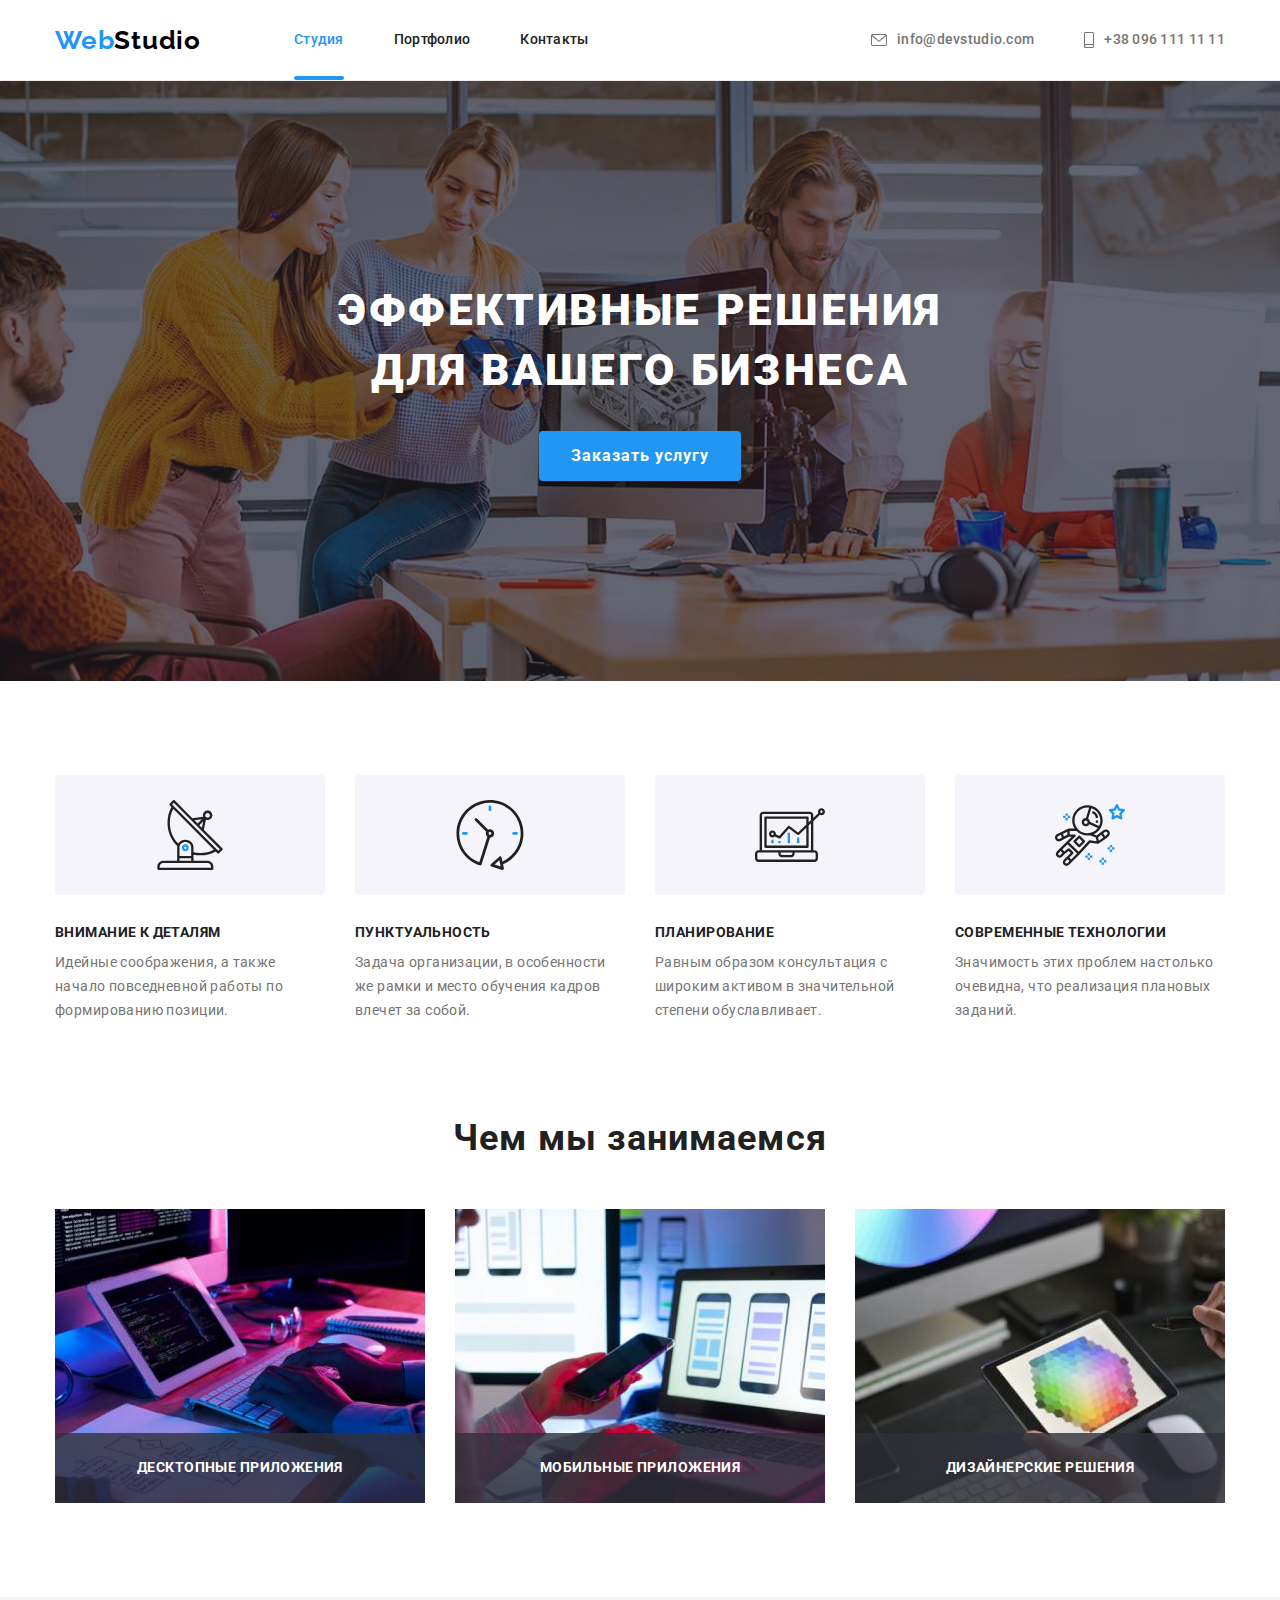
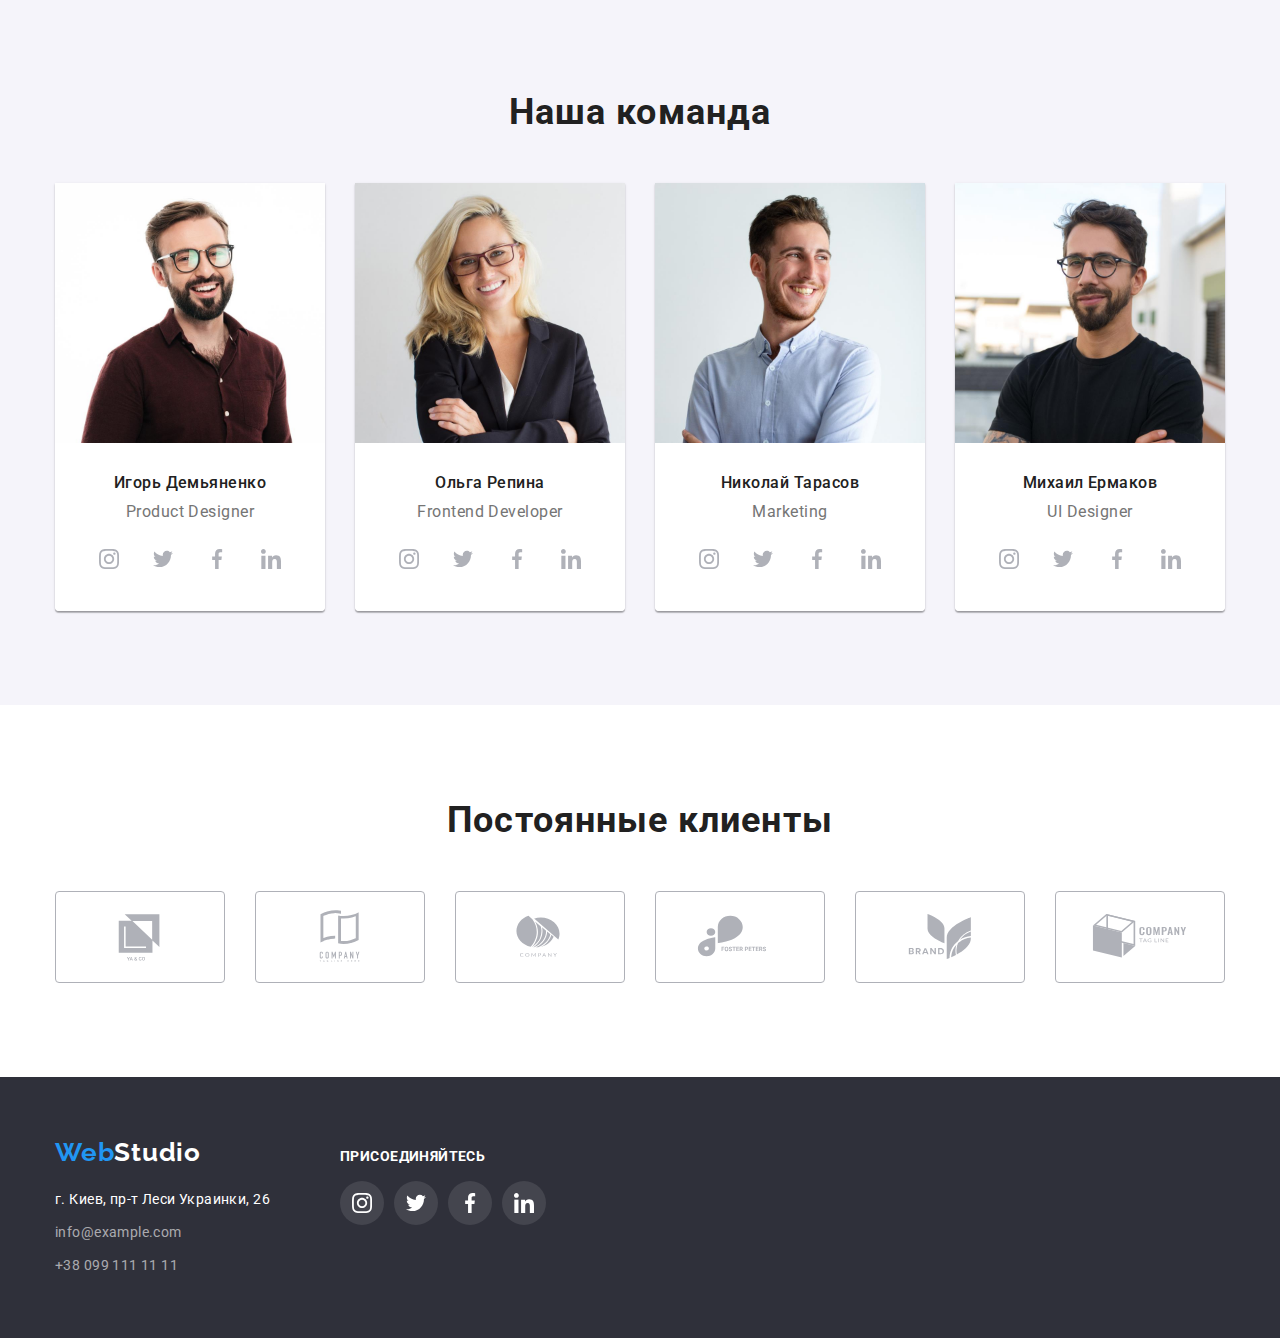
<file: index.html>
<!DOCTYPE html>
<html lang="ru">
<head>
    <meta charset="UTF-8">
    <meta http-equiv="X-UA-Compatible" content="IE=edge">
    <meta name="viewport" content="width=device-width, initial-scale=1.0">
    <title>Студия</title>
    <link rel="preconnect" href="https://fonts.googleapis.com">
    <link rel="preconnect" href="https://fonts.gstatic.com" crossorigin>
    <link href="https://fonts.googleapis.com/css2?family=Raleway:wght@700&family=Roboto:wght@400;500;700;900&display=swap"
        rel="stylesheet">
    <link rel="stylesheet" href="https://cdnjs.cloudflare.com/ajax/libs/modern-normalize/1.1.0/modern-normalize.min.css">
    <link rel="stylesheet" href="./css/styles.css">
</head>
<body>
    <header class="main-header">
        <div class="header-content container">
            <nav class="header-container">
                <a href="./index.html" class="logo link"><span class="accent-logo">Web</span>Studio</a>
                <ul class="nav">
                    <li class="nav-item">
                        <a class="nav-link link current" href="./index.html">Студия</a>
                    </li>
                    <li class="nav-item">
                        <a class="nav-link link" href="./portfolio.html">Портфолио</a>
                    </li>
                    <li class="nav-item">
                        <a class="nav-link link" href="">Контакты</a>
                    </li>
                </ul>
            </nav>
            <ul class="second-address">
                <li class="second-address-item">
                    <a class="second-address-link link" href="mailto:info@devstudio.com">
                        <svg class="social-icon" width="16" height="12">
                            <use href="./images/sprite.svg#icon-envelope"></use>
                        </svg>
                        info@devstudio.com</a>
                </li>
                <li class="second-address-item">
                    <a class="second-address-link link" href="tel:+380961111111">
                        <svg class="social-icon" width="10" height="16">
                            <use href="./images/sprite.svg#icon-smartphone"></use>
                        </svg>
                        +38 096 111 11 11</a>
                </li>
            </ul>
        </div>
    </header>
    <main>
        <!-- Hero  -->
        <section class="hero-section">
            <div class="container">
                <h1 class="hero">Эффективные решения для вашего бизнеса</h1>
                <button class="hero-btn btn" type="button" data-modal-open>Заказать услугу</button>
            </div>
        </section>
        <!-- Секция Наше преимущество -->
        <section class="section benefits-section">
            <div class="container">
                <h2 class="visually-hidden">Наши преимущества</h2>
                <ul class="benefits">
                    <li class="benefits-list">
                        <div class="benefits-icon">
                            <svg width="70" height="70">
                                <use href="./images/sprite.svg#icon-antenna"></use>
                            </svg>
                        </div>
                        <h3 class="benefits-title">Внимание к деталям</h3>
                        <p class="benefits-desc">Идейные соображения, а также начало повседневной работы по формированию позиции.</p>
                    </li>
                    <li class="benefits-list">
                        <div class="benefits-icon">
                            <svg width="70" height="70">
                                <use href="./images/sprite.svg#icon-clock"></use>
                            </svg>
                        </div>
                        <h3 class="benefits-title">Пунктуальность</h3>
                        <p class="benefits-desc">Задача организации, в особенности же рамки и место обучения кадров влечет за собой.</p>
                    </li>
                    <li class="benefits-list">
                        <div class="benefits-icon">
                            <svg width="70" height="70">
                                <use href="./images/sprite.svg#icon-diagram"></use>
                            </svg>
                        </div>
                        <h3 class="benefits-title">Планирование</h3>
                        <p class="benefits-desc">Равным образом консультация с широким активом в значительной степени обуславливает.</p>
                    </li>
                    <li class="benefits-list">
                        <div class="benefits-icon">
                            <svg width="70" height="70">
                                <use href="./images/sprite.svg#icon-astronaut"></use>
                            </svg>
                        </div>
                        <h3 class="benefits-title">Современные технологии</h3>
                        <p class="benefits-desc">Значимость этих проблем настолько очевидна, что реализация плановых заданий.</p>
                    </li>
                </ul>
            </div>
        </section>
        <!-- Секция Чем мы занимаемся -->
        <section class="section activity-section">
            <div class="container">
                <h2 class="activity header">Чем мы занимаемся</h2>
                <ul class="activity-list">
                    <li class="activity-item">
                        <img src="images/what-we-do-1.jpg" alt="Мужчина пишет код" width="370" height="294">
                        <p class="activity-top-text">Десктопные приложения</p>
                    </li>
                    <li class="activity-item">
                        <img src="images/what-we-do-2.jpg" alt="Девушка держит телефон у ноутбука" width="370" height="294">
                        <p class="activity-top-text">Мобильные приложения</p>
                    </li>
                    <li class="activity-item">
                        <img src="images/what-we-do-3.jpg" alt="Человек держит планшет в руках" width="370" height="294">
                        <p class="activity-top-text">Дизайнерские решения</p>
                    </li>
                </ul>
            </div>
        </section>
        <!-- Секция Наша команда -->
        <section class="section our-team">
            <div class="container">
            <h2 class="team header">Наша команда</h2>
            <ul class="team-list">
                <li class="team-item">
                    <img src="images/our-team-1.jpg" alt="Фотография Игоря Демьяненко" width="270" height="260">
                    <div class="member-info">
                        <h3 class="team-member">Игорь Демьяненко</h3>
                        <p class="team-desc" lang="en">Product Designer</p>
                        <ul class="icons-list">
                            <li class="icons-item">
                                <a class="icons-link" href="">
                                    <svg class="icon" width="20" height="20">
                                        <use href="./images/sprite.svg#icon-instagram"></use>
                                    </svg>
                                </a>
                            </li>
                            <li class="icons-item">
                                <a class="icons-link" href="">
                                    <svg class="icon" width="20" height="20">
                                        <use href="./images/sprite.svg#icon-twitter"></use>
                                    </svg>
                                </a>
                            </li>
                            <li class="icons-item">
                                <a class="icons-link" href="">
                                    <svg class="icon" width="20" height="20">
                                        <use href="./images/sprite.svg#icon-facebook"></use>
                                    </svg>
                                </a>
                            </li>
                            <li class="icons-item">
                                <a class="icons-link" href="">
                                    <svg class="icon" width="20" height="20">
                                        <use href="./images/sprite.svg#icon-linkedin"></use>
                                    </svg>
                                </a>
                            </li>
                        </ul>
                    </div>
                </li>
                <li class="team-item">
                    <img src="images/our-team-2.jpg" alt="Фотография Ольги Репиной" width="270" height="260">
                    <div class="member-info">
                        <h3 class="team-member">Ольга Репина</h3>
                        <p class="team-desc" lang="en">Frontend Developer</p>
                        <ul class="icons-list">
                            <li class="icons-item">
                                <a class="icons-link" href="">
                                    <svg class="icon" width="20" height="20">
                                        <use href="./images/sprite.svg#icon-instagram"></use>
                                    </svg>
                                </a>
                            </li>
                            <li class="icons-item">
                                <a class="icons-link" href="">
                                    <svg class="icon" width="20" height="20">
                                        <use href="./images/sprite.svg#icon-twitter"></use>
                                    </svg>
                                </a>
                            </li>
                            <li class="icons-item">
                                <a class="icons-link" href="">
                                    <svg class="icon" width="20" height="20">
                                        <use href="./images/sprite.svg#icon-facebook"></use>
                                    </svg>
                                </a>
                            </li>
                            <li class="icons-item">
                                <a class="icons-link" href="">
                                    <svg class="icon" width="20" height="20">
                                        <use href="./images/sprite.svg#icon-linkedin"></use>
                                    </svg>
                                </a>
                            </li>
                        </ul>
                    </div>
                </li>
                <li class="team-item">
                    <img src="images/our-team-3.jpg" alt="Фотография Николая Тарасова" width="270" height="260">
                    <div class="member-info">
                        <h3 class="team-member">Николай Тарасов</h3>
                        <p class="team-desc" lang="en">Marketing</p>
                        <ul class="icons-list">
                            <li class="icons-item">
                                <a class="icons-link" href="">
                                    <svg class="icon" width="20" height="20">
                                        <use href="./images/sprite.svg#icon-instagram"></use>
                                    </svg>
                                </a>
                            </li>
                            <li class="icons-item">
                                <a class="icons-link" href="">
                                    <svg class="icon" width="20" height="20">
                                        <use href="./images/sprite.svg#icon-twitter"></use>
                                    </svg>
                                </a>
                            </li>
                            <li class="icons-item">
                                <a class="icons-link" href="">
                                    <svg class="icon" width="20" height="20">
                                        <use href="./images/sprite.svg#icon-facebook"></use>
                                    </svg>
                                </a>
                            </li>
                            <li class="icons-item">
                                <a class="icons-link" href="">
                                    <svg class="icon" width="20" height="20">
                                        <use href="./images/sprite.svg#icon-linkedin"></use>
                                    </svg>
                                </a>
                            </li>
                        </ul>
                    </div>
                </li>
                <li class="team-item">
                    <img src="images/our-team-4.jpg" alt="Фотография Михаила Ермакова" width="270" height="260">
                    <div class="member-info">
                        <h3 class="team-member">Михаил Ермаков</h3>
                        <p class="team-desc" lang="en">UI Designer</p>
                        <ul class="icons-list">
                            <li class="icons-item">
                                <a class="icons-link" href="">
                                    <svg class="icon" width="20" height="20">
                                        <use href="./images/sprite.svg#icon-instagram"></use>
                                    </svg>
                                </a>
                            </li>
                            <li class="icons-item">
                                <a class="icons-link" href="">
                                    <svg class="icon" width="20" height="20">
                                        <use href="./images/sprite.svg#icon-twitter"></use>
                                    </svg>
                                </a>
                            </li>
                            <li class="icons-item">
                                <a class="icons-link" href="">
                                    <svg class="icon" width="20" height="20">
                                        <use href="./images/sprite.svg#icon-facebook"></use>
                                    </svg>
                                </a>
                            </li>
                            <li class="icons-item">
                                <a class="icons-link" href="">
                                    <svg class="icon" width="20" height="20">
                                        <use href="./images/sprite.svg#icon-linkedin"></use>
                                    </svg>
                                </a>
                            </li>
                        </ul>
                    </div>
                </li>
            </ul>
            </div>
        </section>
        <!-- Постоянные клиенты -->
        <section class="section">
            <div class="container">
            <h2 class="header clients-header">Постоянные клиенты</h2>
            <ul class="clients-list">
                <li class="clients-item">
                    <a class="clients-link" href="">
                        <svg class="clients-icon" width="106" height="60">
                            <use href="./images/sprite.svg#icon-client-1"></use>
                        </svg>
                    </a>
                </li>
                <li class="clients-item">
                    <a class="clients-link" href="">
                        <svg class="clients-icon" width="106" height="60">
                            <use href="./images/sprite.svg#icon-client-2"></use>
                        </svg>
                    </a>
                </li>
                <li class="clients-item">
                    <a class="clients-link" href="">
                        <svg class="clients-icon" width="106" height="60">
                            <use href="./images/sprite.svg#icon-client-3"></use>
                        </svg>
                    </a>
                </li>
                <li class="clients-item">
                    <a class="clients-link" href="">
                        <svg class="clients-icon" width="106" height="60">
                            <use href="./images/sprite.svg#icon-client-4"></use>
                        </svg>
                    </a>
                </li>
                <li class="clients-item">
                    <a class="clients-link" href="">
                        <svg class="clients-icon" width="106" height="60">
                            <use href="./images/sprite.svg#icon-client-5"></use>
                        </svg>
                    </a>
                </li>
                <li class="clients-item">
                    <a class="clients-link" href="">
                        <svg class="clients-icon" width="106" height="60">
                            <use href="./images/sprite.svg#icon-client-6"></use>
                        </svg>
                    </a>
                </li>
            </ul>
            </div>
        </section>
    </main>
    <footer>
        <div class="container footer-container">
            <div class="footer-address">
            <a href="index.html" class="logo logo-footer link"><span class="accent-logo">Web</span>Studio</a>
            <address>
                <ul class="main-address">
                    <li class="main-address-item">
                        <a class="main-address-link link"
                            href="https://www.google.com/maps/place/Lesi+Ukrainky+Blvd,+26,+Kyiv,+02000/@50.4265807,30.5383858,17z/data=!4m5!3m4!1s0x40d4cf0e033ecbe9:0x57a4dffefec77da0!8m2!3d50.4265807!4d30.5383858">г.
                            Киев, пр-т Леси Украинки, 26</a>
                    </li>
                    <li class="main-address-item">
                        <a class="main-address-link link address-specialty" href="mailto:info@example.com">info@example.com</a>
                    </li>
                    <li class="main-address-item">
                        <a class="main-address-link link address-specialty" href="tel:+380991111111">+38 099 111 11 11</a>
                    </li>
                </ul>

            </address>
            </div>
            <div class="footer-social">
        <span class="footer-join">присоединяйтесь</span>
        <ul class="icons-list">
            <li class="icons-item">
                <a class="icons-link footer" href="">
                    <svg class="icon footer" width="20" height="20">
                        <use href="./images/sprite.svg#icon-instagram"></use>
                    </svg>
                </a>
            </li>
            <li class="icons-item">
                <a class="icons-link footer" href="">
                    <svg class="icon footer" width="20" height="20">
                        <use href="./images/sprite.svg#icon-twitter"></use>
                    </svg>
                </a>
            </li>
            <li class="icons-item">
                <a class="icons-link footer" href="">
                    <svg class="icon footer" width="20" height="20">
                        <use href="./images/sprite.svg#icon-facebook"></use>
                    </svg>
                </a>
            </li>
            <li class="icons-item">
                <a class="icons-link footer" href="">
                    <svg class="icon footer" width="20" height="20">
                        <use href="./images/sprite.svg#icon-linkedin"></use>
                    </svg>
                </a>
            </li>
        </ul>
            </div>
        </div>
        
    </footer>
    <div class="backdrop is-hidden" data-modal>
        <div class="modal">
            <button type="button" class="close-btn" data-modal-close>
                <svg  width="11" height="11">
                    <use href="./images/sprite.svg#icon-close"></use>
                </svg>
            </button>
        </div>
    </div>
    <script src="./js/modal.js"></script>
</body>
</html>
</file>
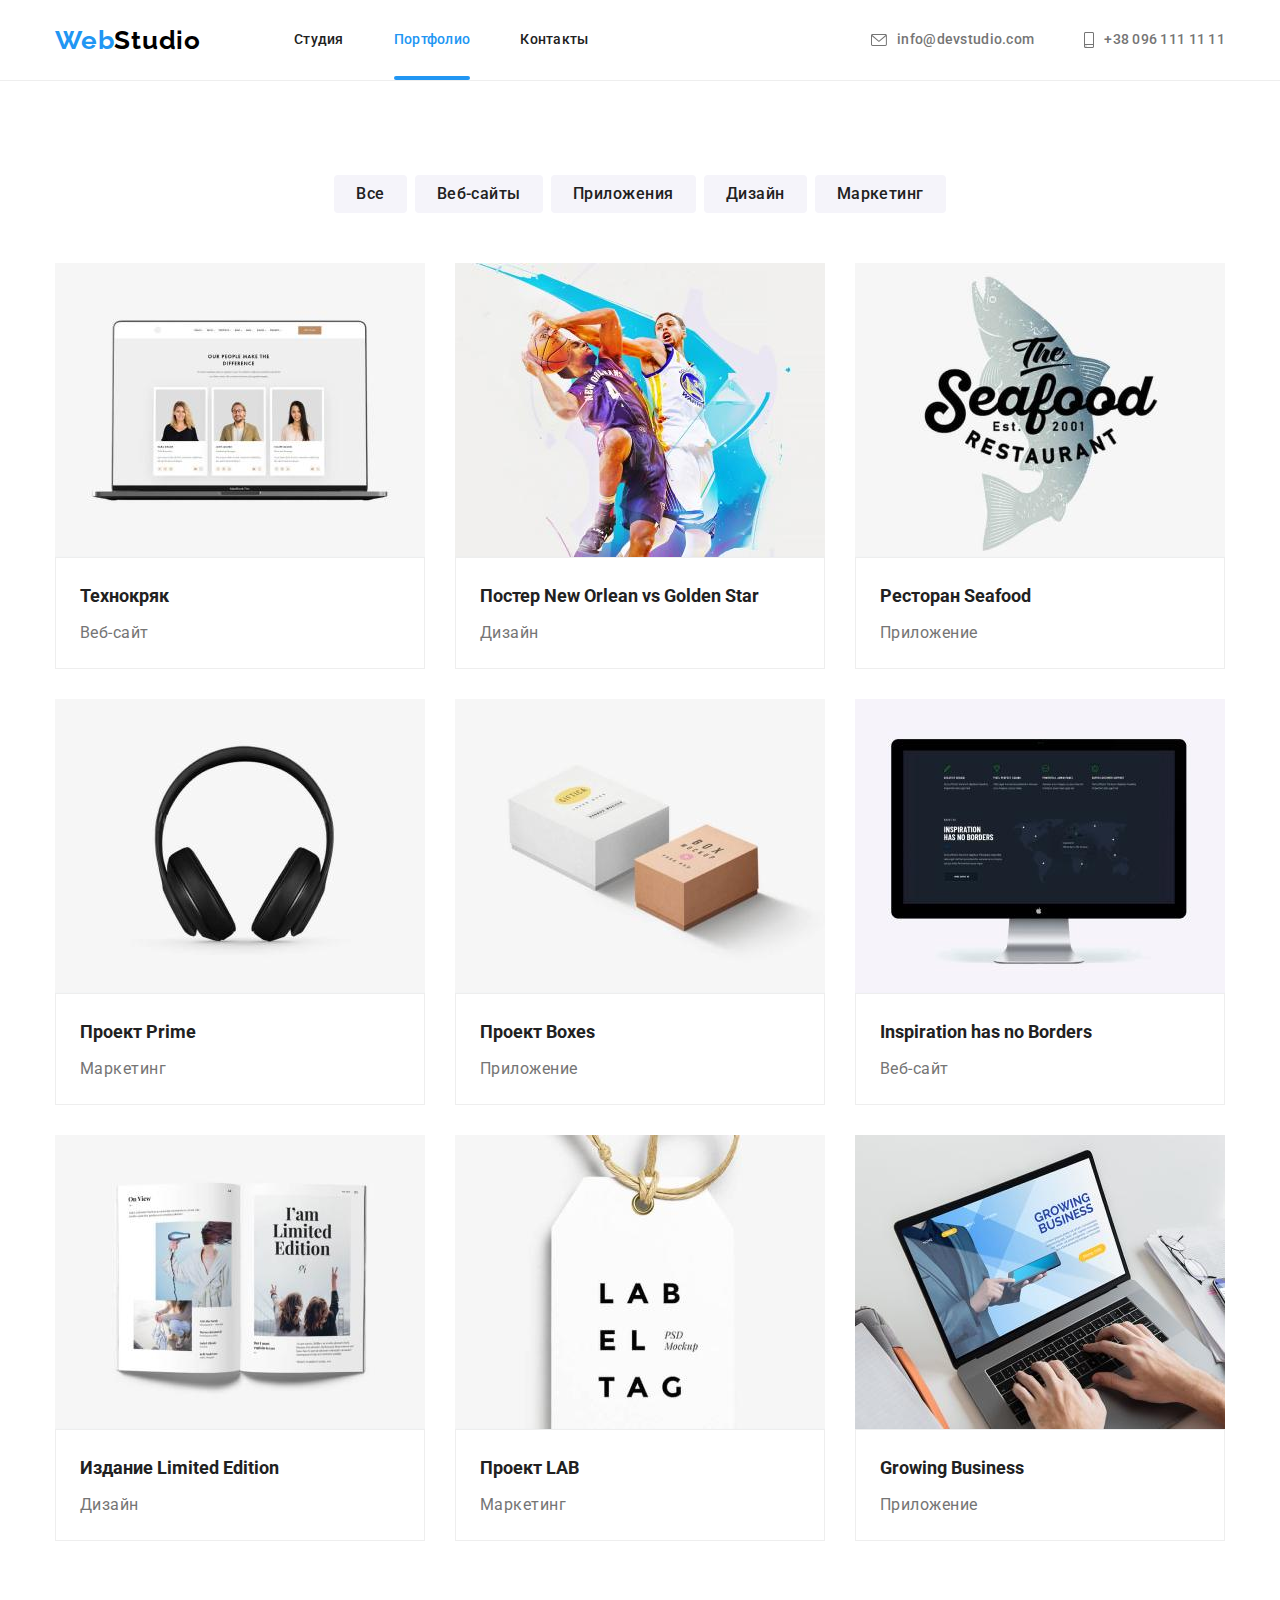
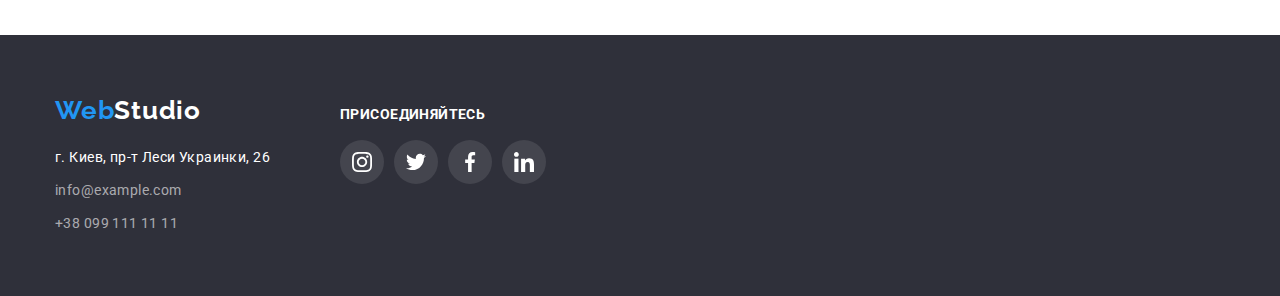
<file: portfolio.html>
<!DOCTYPE html>
<html lang="ru">

<head>
    <meta charset="UTF-8">
    <meta http-equiv="X-UA-Compatible" content="IE=edge">
    <meta name="viewport" content="width=device-width, initial-scale=1.0">
    <title>Портфолио</title>
    <link rel="preconnect" href="https://fonts.googleapis.com">
    <link rel="preconnect" href="https://fonts.gstatic.com" crossorigin>
    <link
        href="https://fonts.googleapis.com/css2?family=Raleway:wght@700&family=Roboto:wght@400;500;700;900&display=swap"
        rel="stylesheet">
    <link rel="stylesheet" href="https://cdnjs.cloudflare.com/ajax/libs/modern-normalize/1.1.0/modern-normalize.min.css">
    <link rel="stylesheet" href="./css/styles.css">
</head>
<body>
    <header class="main-header">
        <div class="header-content container">
            <nav class="header-container">
                <a href="./index.html" class="logo link"><span class="accent-logo">Web</span>Studio</a>
                <ul class="nav">
                    <li class="nav-item">
                        <a class="nav-link link" href="./index.html">Студия</a>
                    </li>
                    <li class="nav-item">
                        <a class="nav-link link current" href="./portfolio.html">Портфолио</a>
                    </li>
                    <li class="nav-item">
                        <a class="nav-link link" href="">Контакты</a>
                    </li>
                </ul>
            </nav>
            <ul class="second-address">
                <li class="second-address-item">
                    <a class="second-address-link link" href="mailto:info@devstudio.com">
                        <svg class="social-icon" width="16" height="12">
                            <use href="./images/sprite.svg#icon-envelope"></use>
                        </svg>
                        info@devstudio.com</a>
                </li>
                <li class="second-address-item">
                    <a class="second-address-link link" href="tel:+380961111111">
                        <svg class="social-icon" width="10" height="16">
                            <use href="./images/sprite.svg#icon-smartphone"></use>
                        </svg>
                        +38 096 111 11 11</a>
                </li>
            </ul>
        </div>
    </header>
    <main>
        <!-- Portfolio -->
<section class="section portfolio-section">
    <div class="container">
    <h1 class="visually-hidden">Портфолио работ</h1>
        <ul class="portfolio-list">
            <li class="portfolio-item">
                <button class="portfolio-btn btn" type="button">Все</button>
            </li>
            <li class="portfolio-item">
                <button class="portfolio-btn btn" type="button">Веб-сайты</button>
            </li>
            <li class="portfolio-item">
                <button class="portfolio-btn btn" type="button">Приложения</button>
            </li>
            <li class="portfolio-item">
                <button class="portfolio-btn btn" type="button">Дизайн</button>
            </li>
            <li class="portfolio-item">
                <button class="portfolio-btn btn" type="button">Маркетинг</button>
            </li>
        </ul>
        <ul class="project-list">
            <li class="project-card">
                <a class="link project-link" href="">
                    <div class="project-top-wrapper">
                        <img class="project-img" src="./images/portfolio-1.jpg" alt="Изображение трех человек на экране ноутбука" width="370"
                            height="294">
                        <p class="project-top-text">Технокряк это современная площадка распространения коронавируса. Компании используют эту
                            платформу для цифрового шпионажа и атак на защищённые сервера конкурентов.</p>
                    </div>
                        <div class="card-content">
                            <h2 class="project-header">Технокряк</h2>
                            <p class="project-desc">Веб-сайт</p>
                        </div>
                </a>
            </li>
            <li class="project-card">
                <a class="link project-link" href="">
                    <div class="project-top-wrapper">
                    <img class="project-img" src="./images/portfolio-2.jpg" alt="Двое парней играют в баскетбол" width="370"
                        height="294">
                        <p class="project-top-text">Технокряк это современная площадка распространения коронавируса. Компании используют эту платформу для цифрового шпионажа и атак на защищённые сервера конкурентов.</p>
                        </div>
                        <div class="card-content">
                            <h2 class="project-header">Постер <span lang="en">New Orlean vs Golden Star</span></h2>
                            <p class="project-desc">Дизайн</p>
                        </div>
                </a>
            </li>
            <li class="project-card">
                <a class="link project-link" href="">
                    <div class="project-top-wrapper">
                    <img class="project-img" src="./images/portfolio-3.jpg" alt="Эмблема ресторана и на заднем фоне рыба"
                        width="370" height="294">
                        <p class="project-top-text">Технокряк это современная площадка распространения коронавируса. Компании используют эту платформу для цифрового шпионажа и атак на защищённые сервера конкурентов.</p>
                        </div>
                        <div class="card-content">
                            <h2 class="project-header">Ресторан <span lang="en">Seafood</span></h2>
                            <p class="project-desc">Приложение</p>
                        </div>
                </a>
            </li>
            <li class="project-card">
                <a class="link project-link" href="">
                    <div class="project-top-wrapper">
                    <img class="project-img" src="./images/portfolio-4.jpg" alt="Наушники" width="370" height="294">
                    <p class="project-top-text">Технокряк это современная площадка распространения коронавируса. Компании используют эту платформу для цифрового шпионажа и атак на защищённые сервера конкурентов.</p>
                    </div>
                    <div class="card-content">
                        <h2 class="project-header">Проект <span lang="en">Prime</span></h2>
                        <p class="project-desc">Маркетинг</p>
                    </div>
                </a>
            </li>
            <li class="project-card">
                <a class="link project-link" href="">
                    <div class="project-top-wrapper">
                    <img class="project-img" src="./images/portfolio-5.jpg" alt="Белая и коричневая коробки" width="370"
                        height="294">
                        <p class="project-top-text">Технокряк это современная площадка распространения коронавируса. Компании используют эту платформу для цифрового шпионажа и атак на защищённые сервера конкурентов.</p>
                        </div>
                       <div class="card-content">
                           <h2 class="project-header">Проект <span lang="en">Boxes</span></h2>
                           <p class="project-desc">Приложение</p>
                       </div>
                </a>
            </li>
            <li class="project-card">
                <a class="link project-link" href="">
                    <div class="project-top-wrapper">
                    <img class="project-img" src="./images/portfolio-6.jpg" alt="Экран компьютера" width="370" height="294">
                    <p class="project-top-text">Технокряк это современная площадка распространения коронавируса. Компании используют эту платформу для цифрового шпионажа и атак на защищённые сервера конкурентов.</p>
                    </div>
                    <div class="card-content">
                        <h2 class="project-header" lang="en">Inspiration has no Borders</h2>
                        <p class="project-desc">Веб-сайт</p>
                    </div>
                </a>
            </li>
            <li class="project-card">
                <a class="link project-link" href="">
                    <div class="project-top-wrapper">
                    <img class="project-img" src="./images/portfolio-7.jpg" alt="Открытый журнал" width="370" height="294">
                    <p class="project-top-text">Технокряк это современная площадка распространения коронавируса. Компании используют эту платформу для цифрового шпионажа и атак на защищённые сервера конкурентов.</p>
                    </div>
                    <div class="card-content">
                        <h2 class="project-header">Издание <span lang="en">Limited Edition</span></h2>
                        <p class="project-desc">Дизайн</p>
                    </div>
                </a>
            </li>
            <li class="project-card">
                <a class="link project-link" href="">
                    <div class="project-top-wrapper">
                    <img class="project-img" src="./images/portfolio-8.jpg" alt="Белая этикетка с черной надписью на ней"
                        width="370" height="294">
                        <p class="project-top-text">Технокряк это современная площадка распространения коронавируса. Компании используют эту платформу для цифрового шпионажа и атак на защищённые сервера конкурентов.</p>
                        </div>
                        <div class="card-content">
                            <h2 class="project-header">Проект <span lang="en">LAB</span></h2>
                            <p class="project-desc">Маркетинг</p>
                        </div>
                </a>
            </li>
            <li class="project-card">
                <a class="link project-link" href="">
                    <div class="project-top-wrapper">
                    <img class="project-img" src="./images/portfolio-9.jpg" alt="Руки мужчины, который работает за ноутбуком"
                        width="370" height="294">
                        <p class="project-top-text">Технокряк это современная площадка распространения коронавируса. Компании используют эту платформу для цифрового шпионажа и атак на защищённые сервера конкурентов.</p>
                        </div>
                        <div class="card-content">
                            <h2 class="project-header" lang="en">Growing Business</h2>
                            <p class="project-desc">Приложение</p>
                        </div>
                </a>
            </li>
        </ul>
    </div>
</section>
    </main>
    <footer>
        <div class="container footer-container">
            <div class="footer-address">
                <a href="index.html" class="logo logo-footer link"><span class="accent-logo">Web</span>Studio</a>
                <address>
                    <ul class="main-address">
                        <li class="main-address-item">
                            <a class="main-address-link link"
                                href="https://www.google.com/maps/place/Lesi+Ukrainky+Blvd,+26,+Kyiv,+02000/@50.4265807,30.5383858,17z/data=!4m5!3m4!1s0x40d4cf0e033ecbe9:0x57a4dffefec77da0!8m2!3d50.4265807!4d30.5383858">г.
                                Киев, пр-т Леси Украинки, 26</a>
                        </li>
                        <li class="main-address-item">
                            <a class="main-address-link link address-specialty"
                                href="mailto:info@example.com">info@example.com</a>
                        </li>
                        <li class="main-address-item">
                            <a class="main-address-link link address-specialty" href="tel:+380991111111">+38 099 111 11
                                11</a>
                        </li>
                    </ul>
    
                </address>
            </div>
            <div class="footer-social">
                <span class="footer-join">присоединяйтесь</span>
                <ul class="icons-list">
                    <li class="icons-item">
                        <a class="icons-link footer" href="">
                            <svg class="icon footer" width="20" height="20">
                                <use href="./images/sprite.svg#icon-instagram"></use>
                            </svg>
                        </a>
                    </li>
                    <li class="icons-item">
                        <a class="icons-link footer" href="">
                            <svg class="icon footer" width="20" height="20">
                                <use href="./images/sprite.svg#icon-twitter"></use>
                            </svg>
                        </a>
                    </li>
                    <li class="icons-item">
                        <a class="icons-link footer" href="">
                            <svg class="icon footer" width="20" height="20">
                                <use href="./images/sprite.svg#icon-facebook"></use>
                            </svg>
                        </a>
                    </li>
                    <li class="icons-item">
                        <a class="icons-link footer" href="">
                            <svg class="icon footer" width="20" height="20">
                                <use href="./images/sprite.svg#icon-linkedin"></use>
                            </svg>
                        </a>
                    </li>
                </ul>
            </div>
        </div>
    
    </footer>
    
    </body>
    
    </html>
</file>
<file: css/styles.css>
:root {
  --main-text-color: #212121;
  --second-text-color: #757575;
  --third-text-color: #ffffff;
  --accent-color: #2196f3;
  --second-background-color: #2f303a;
  --third-background-color: #f5f4fa;
  --card-set-gap: 30px;
}

body {
  font-family: 'Roboto', sans-serif;
  color: #212121;
  background-color: #ffffff;
}

h1,
h2,
h3,
h4,
h5,
h6,
p,
ul {
  margin: 0;
  padding: 0;
}

ul {
  list-style: none;
}

img {
  display: block;
  max-width: 100%;
  height: auto;
}

.container {
  width: 1200px;
  padding-left: 15px;
  padding-right: 15px;
  margin: 0 auto;
}

.link {
  text-decoration: none;
  color: inherit;
}

.visually-hidden {
  position: absolute;
  width: 1px;
  height: 1px;
  margin: -1px;
  padding: 0;
  overflow: hidden;
  border: 0;
  clip: rect(0 0 0 0);
}

.btn {
  color: var(--main-text-color);
  background-color: var(--third-background-color);
  border: none;
  cursor: pointer;
  transition: background-color 250ms cubic-bezier(0.4, 0, 0.2, 1),
    color 250ms cubic-bezier(0.4, 0, 0.2, 1),
    box-shadow 250ms cubic-bezier(0.4, 0, 0.2, 1);
}

/* Header */

.logo {
  font-family: 'Raleway';
  font-weight: 700;
  font-size: 26px;
  line-height: 1.19;
  letter-spacing: 0.03em;
  color: #000000;
  margin-right: 93px;
}

.accent-logo {
  color: var(--accent-color);
}

.nav-link {
  display: block;
  font-weight: 500;
  font-size: 14px;
  line-height: 1.14;
  letter-spacing: 0.02em;
  color: var(--main-text-color);
  padding-top: 32px;
  padding-bottom: 32px;
  transition: color 250ms cubic-bezier(0.4, 0, 0.2, 1);
}

.nav-item:not(:last-child) {
  margin-right: 50px;
}

.second-address-item:not(:last-child) {
  margin-right: 50px;
}

.second-address-item {
  display: flex;
  align-items: center;
}

.nav-link:hover,
.nav-link:focus,
.second-address-link:hover,
.second-address-link:focus {
  color: var(--accent-color);
}

.second-address-link {
  font-weight: 500;
  font-size: 14px;
  line-height: 1.14;
  letter-spacing: 0.02em;
  color: var(--second-text-color);
  padding-top: 32px;
  padding-bottom: 32px;
  display: flex;
  align-items: center;
  justify-content: center;
  width: 100%;
  height: 100%;
  transition: color 250ms cubic-bezier(0.4, 0, 0.2, 1);
}

.social-icon {
  fill: currentColor;
  margin-right: 10px;
  transition: fill 250ms cubic-bezier(0.4, 0, 0.2, 1);
}

.social-icon:hover {
  fill: var(--accent-color);
}

.nav {
  display: flex;
}

.header-container {
  display: flex;
  align-items: center;
}

.second-address {
  display: flex;
  margin-left: auto;
}

.header-content {
  display: flex;
  align-items: center;
}

.main-header {
  border-bottom: 1px solid #eeeeee;
}

section {
  padding: 94px 0;
}

footer {
  background-color: var(--second-background-color);
  padding-top: 60px;
  padding-bottom: 60px;
}

.current {
  color: var(--accent-color);
}

.nav-item {
  position: relative;
}

.current::after {
  content: '';
  position: absolute;
  width: 100%;
  height: 4px;
  background-color: var(--accent-color);
  border-radius: 2px;
  display: block;
  bottom: 0;
  left: 0;
}

/* Hero */

.hero {
  font-weight: 900;
  font-size: 44px;
  line-height: 1.36;
  letter-spacing: 0.06em;
  text-transform: uppercase;
  text-align: center;
  color: var(--third-text-color);
  width: 696px;
  margin-bottom: 30px;
  margin-left: auto;
  margin-right: auto;
}

.hero-section {
  text-align: center;
  background-color: #c4c4c4;
  background-image: linear-gradient(
      rgba(47, 48, 58, 0.4),
      rgba(47, 48, 58, 0.4)
    ),
    url(../images/hero-bg.jpg);
  background-repeat: no-repeat;
  background-position: center;
  background-size: cover;
  max-width: 1600px;
  margin: 0 auto;
  padding-top: 200px;
  padding-bottom: 200px;
}

.hero-btn {
  font-family: inherit;
  font-weight: 700;
  font-size: 16px;
  line-height: 1.88;
  letter-spacing: 0.06em;
  border-radius: 4px;
  box-shadow: 0px 4px 4px rgba(0, 0, 0, 0.15);
  padding-top: 10px;
  padding-bottom: 10px;
  padding-left: 32px;
  padding-right: 32px;
  color: var(--third-text-color);
  background-color: var(--accent-color);
}

.btn:hover,
.btn:focus {
  background-color: var(--accent-color);
  color: var(--third-text-color);
  box-shadow: 0px 3px 1px rgba(0, 0, 0, 0.1), 0px 1px 2px rgba(0, 0, 0, 0.08),
    0px 2px 2px rgba(0, 0, 0, 0.12);
}

/* Benefits */

.benefits {
  display: flex;
}

.benefits-list:not(:last-child) {
  margin-right: 30px;
}

.benefits-list {
  width: 270px;
}

.benefits-icon {
  display: flex;
  align-items: center;
  justify-content: center;
  width: 270px;
  height: 120px;
  border-radius: 4px;
  margin-bottom: 30px;
  background-color: var(--third-background-color);
}

.benefits-title {
  font-size: 14px;
  line-height: 1.14;
  text-align: left;
  letter-spacing: 0.03em;
  text-transform: uppercase;
  margin-bottom: 10px;
}

.benefits-desc {
  font-size: 14px;
  line-height: 1.71;
  text-align: left;
  letter-spacing: 0.03em;
  color: var(--second-text-color);
}

/* What we do */

.activity-list {
  display: flex;
}

.activity-item:not(:last-child) {
  margin-right: 30px;
}

.activity-section {
  padding-top: 0;
}

.activity,
.team {
  margin-bottom: 50px;
}

.header {
  font-size: 36px;
  line-height: 1.17;
  text-align: center;
  letter-spacing: 0.03em;
}

.activity-item {
  position: relative;
}

.activity-top-text {
  font-style: normal;
  font-weight: bold;
  font-size: 14px;
  line-height: 1.14;
  text-align: center;
  letter-spacing: 0.03em;
  text-transform: uppercase;
  color: var(--third-text-color);
  background-color: rgba(47, 48, 58, 0.8);
  width: 100%;
  padding-top: 27px;
  padding-bottom: 27px;
  position: absolute;
  bottom: 0;
  left: 0;
}

/* Our team */

.team-list {
  display: flex;
}

.team-item {
  overflow: hidden;
  border-radius: 0px 0px 4px 4px;
  box-shadow: 0px 1px 3px rgba(0, 0, 0, 0.12), 0px 1px 1px rgba(0, 0, 0, 0.14),
    0px 2px 1px rgba(0, 0, 0, 0.2);
}

.team-item:not(:last-child) {
  margin-right: 30px;
}

.our-team {
  background-color: var(--third-background-color);
}

.member-info {
  padding-top: 30px;
  padding-bottom: 30px;
  background-color: var(--third-text-color);
  text-align: center;
}

.team-member {
  font-weight: 500;
  font-size: 16px;
  line-height: 1.19;
  letter-spacing: 0.03em;
  margin-bottom: 10px;
}

.team-desc {
  font-size: 16px;
  line-height: 1.19;
  letter-spacing: 0.03em;
  color: var(--second-text-color);
}

.icons-list {
  display: flex;
  justify-content: center;
  align-items: center;
  margin-top: 16px;
}

.icons-item:not(:last-child) {
  margin-right: 10px;
}

.icons-item {
  width: 44px;
  height: 44px;
}

.icons-link {
  width: 100%;
  height: 100%;
  border-radius: 50%;
  display: flex;
  align-items: center;
  justify-content: center;
  transition: background-color 250ms cubic-bezier(0.4, 0, 0.2, 1);
}

.icons-link:hover,
.icons-link:focus {
  background-color: var(--accent-color);
}

.icons-link:hover .icon,
.icons-link:focus .icon {
  fill: #ffffff;
}

.icon {
  fill: #afb1b8;
  transition: fill 250ms cubic-bezier(0.4, 0, 0.2, 1);
}

/* Clients */

.clients-header {
  margin-bottom: 50px;
}

.clients-list {
  display: flex;
  justify-content: center;
}

.clients-item {
  width: 170px;
  height: 92px;
}

.clients-item:not(:last-child) {
  margin-right: 30px;
}

.clients-link {
  display: flex;
  justify-content: center;
  align-items: center;
  width: 100%;
  height: 100%;
  fill: #afb1b8;
  border: 1px solid #afb1b8;
  border-radius: 4px;
  transition: fill 250ms cubic-bezier(0.4, 0, 0.2, 1),
    border-color 250ms cubic-bezier(0.4, 0, 0.2, 1);
}

.clients-link:hover,
.clients-link:focus {
  fill: var(--accent-color);
  border-color: var(--accent-color);
}

/* Footer */

.logo-footer {
  display: block;
  margin-bottom: 20px;
  color: var(--third-text-color);
  margin-right: 0;
}

.main-address-item:not(:last-child) {
  margin-bottom: 9px;
}

.main-address-link {
  font-style: normal;
  font-weight: 400;
  font-size: 14px;
  line-height: 1.71;
  text-align: Left;
  letter-spacing: 0.03em;
  color: var(--third-text-color);
  transition: color 250ms cubic-bezier(0.4, 0, 0.2, 1);
}

.address-specialty {
  color: rgba(255, 255, 255, 0.6);
}

.main-address-link:hover,
.main-address-link:focus {
  color: var(--accent-color);
}

.footer-address {
  margin-right: 70px;
}

.footer-container {
  display: flex;
  align-items: baseline;
}

.footer-join {
  font-weight: bold;
  font-size: 14px;
  line-height: 1.14;
  letter-spacing: 0.03em;
  text-transform: uppercase;
  color: var(--third-text-color);
  margin-bottom: 20px;
}

.icons-link.footer {
  background-color: rgba(255, 255, 255, 0.1);
  transition: background-color 250ms cubic-bezier(0.4, 0, 0.2, 1);
}

.icon.footer {
  fill: #ffffff;
}

.icons-link.footer:hover,
.icons-link.footer:focus {
  background-color: var(--accent-color);
}

/* Portfolio */

.portfolio-list {
  display: flex;
  justify-content: center;
  margin-bottom: 50px;
}

.portfolio-btn {
  font-family: inherit;
  font-weight: 500;
  font-size: 16px;
  line-height: 1.63;
  text-align: Center;
  letter-spacing: 0.03em;
  border-radius: 4px;
  padding-top: 6px;
  padding-bottom: 6px;
  padding-left: 22px;
  padding-right: 22px;
}

.portfolio-item:not(:last-child) {
  margin-right: 8px;
}

.portfolio-btn:hover,
.portfolio-btn:focus {
  box-shadow: 0px 3px 1px rgba(0, 0, 0, 0.1), 0px 1px 2px rgba(0, 0, 0, 0.08),
    0px 2px 2px rgba(0, 0, 0, 0.12);
}

.project-list {
  display: flex;
  flex-wrap: wrap;
  margin-left: calc(-1 * var(--card-set-gap));
  margin-top: calc(-1 * var(--card-set-gap));
}

.project-card > .project-header {
  font-size: 18px;
  line-height: 2;
  text-align: Left;
  letter-spacing: 0.06em;
}

.project-header {
  font-size: 18px;
  line-height: 2;
  margin-bottom: 4px;
}

.project-card {
  flex-basis: calc(100% / 3 - var(--card-set-gap));
  margin-left: var(--card-set-gap);
  margin-top: var(--card-set-gap);
}

.project-link {
  display: block;
  transition: box-shadow 250ms cubic-bezier(0.4, 0, 0.2, 1);
}

.project-link:hover,
.project-link:focus {
  box-shadow: 0px 1px 1px rgba(0, 0, 0, 0.12), 0px 4px 4px rgba(0, 0, 0, 0.06),
    1px 4px 6px rgba(0, 0, 0, 0.16);
}

.project-desc {
  color: var(--second-text-color);
  font-size: 16px;
  line-height: 1.88;
  text-align: left;
  letter-spacing: 0.03em;
}

.card-content {
  padding-top: 20px;
  padding-bottom: 20px;
  padding-left: 24px;
  padding-right: 24px;
  border: 1px solid #eeeeee;
}

.project-top-text {
  font-style: normal;
  font-weight: normal;
  font-size: 18px;
  line-height: 1.56;
  text-align: left;
  letter-spacing: 0.03em;
  color: var(--third-text-color);
  background-color: rgba(33, 150, 243, 0.9);
  width: 100%;
  padding-top: 63px;
  padding-bottom: 63px;
  padding-left: 24px;
  padding-right: 24px;
  position: absolute;
  top: 0;
  left: 0;
  height: 100%;
  transform: translateY(100%);
  transition: transform 250ms cubic-bezier(0.4, 0, 0.2, 1);
}

.project-top-wrapper {
  position: relative;
  overflow: hidden;
}

.project-card:hover .project-top-text {
  transform: translateY(0);
}

/* Modal window */

.backdrop {
  position: fixed;
  width: 100vw;
  height: 100vh;
  background-color: rgba(0, 0, 0, 0.2);
  top: 0;
  display: flex;
  align-items: center;
  justify-content: center;
  transition: opacity 250ms cubic-bezier(0.4, 0, 0.2, 1),
    visibility 250ms cubic-bezier(0.4, 0, 0.2, 1);
}

.modal {
  width: 528px;
  min-height: 581px;
  background-color: var(--third-text-color);
  box-shadow: 0px 1px 3px rgba(0, 0, 0, 0.12), 0px 1px 1px rgba(0, 0, 0, 0.14),
    0px 2px 1px rgba(0, 0, 0, 0.2);
  border-radius: 4px;
  position: relative;
  transform: scale(1);
  opacity: 1;
  transition: transform 250ms cubic-bezier(0.4, 0, 0.2, 1),
    opacity 250ms cubic-bezier(0.4, 0, 0.2, 1);
}

.close-btn {
  width: 30px;
  height: 30px;
  background-color: #ffffff;
  border: 1px solid rgba(0, 0, 0, 0.1);
  border-radius: 50%;
  right: 8px;
  top: 8px;
  position: absolute;
}

.backdrop.is-hidden {
  opacity: 0;
  visibility: hidden;
  pointer-events: none;
}

.backdrop.is-hidden .modal {
  transform: scale(1.1);
  opacity: 0.5;
}
</file>
